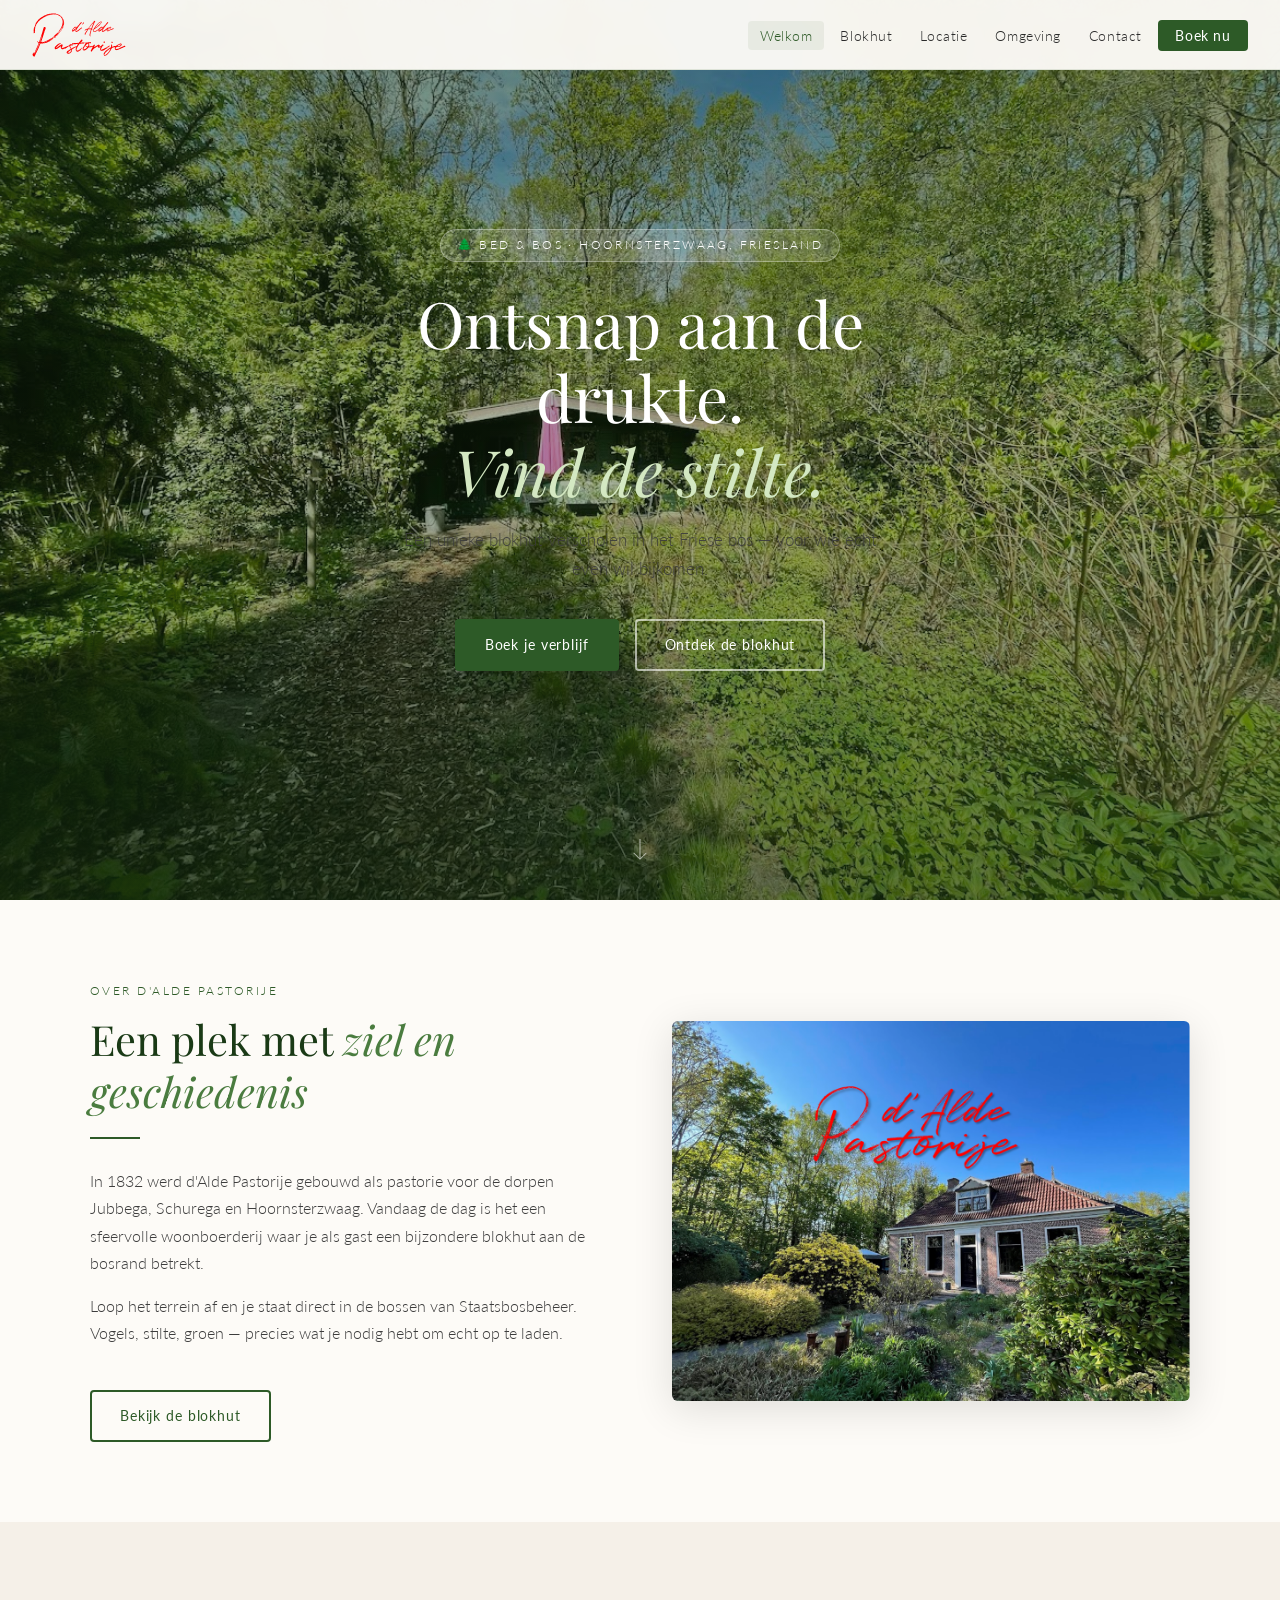
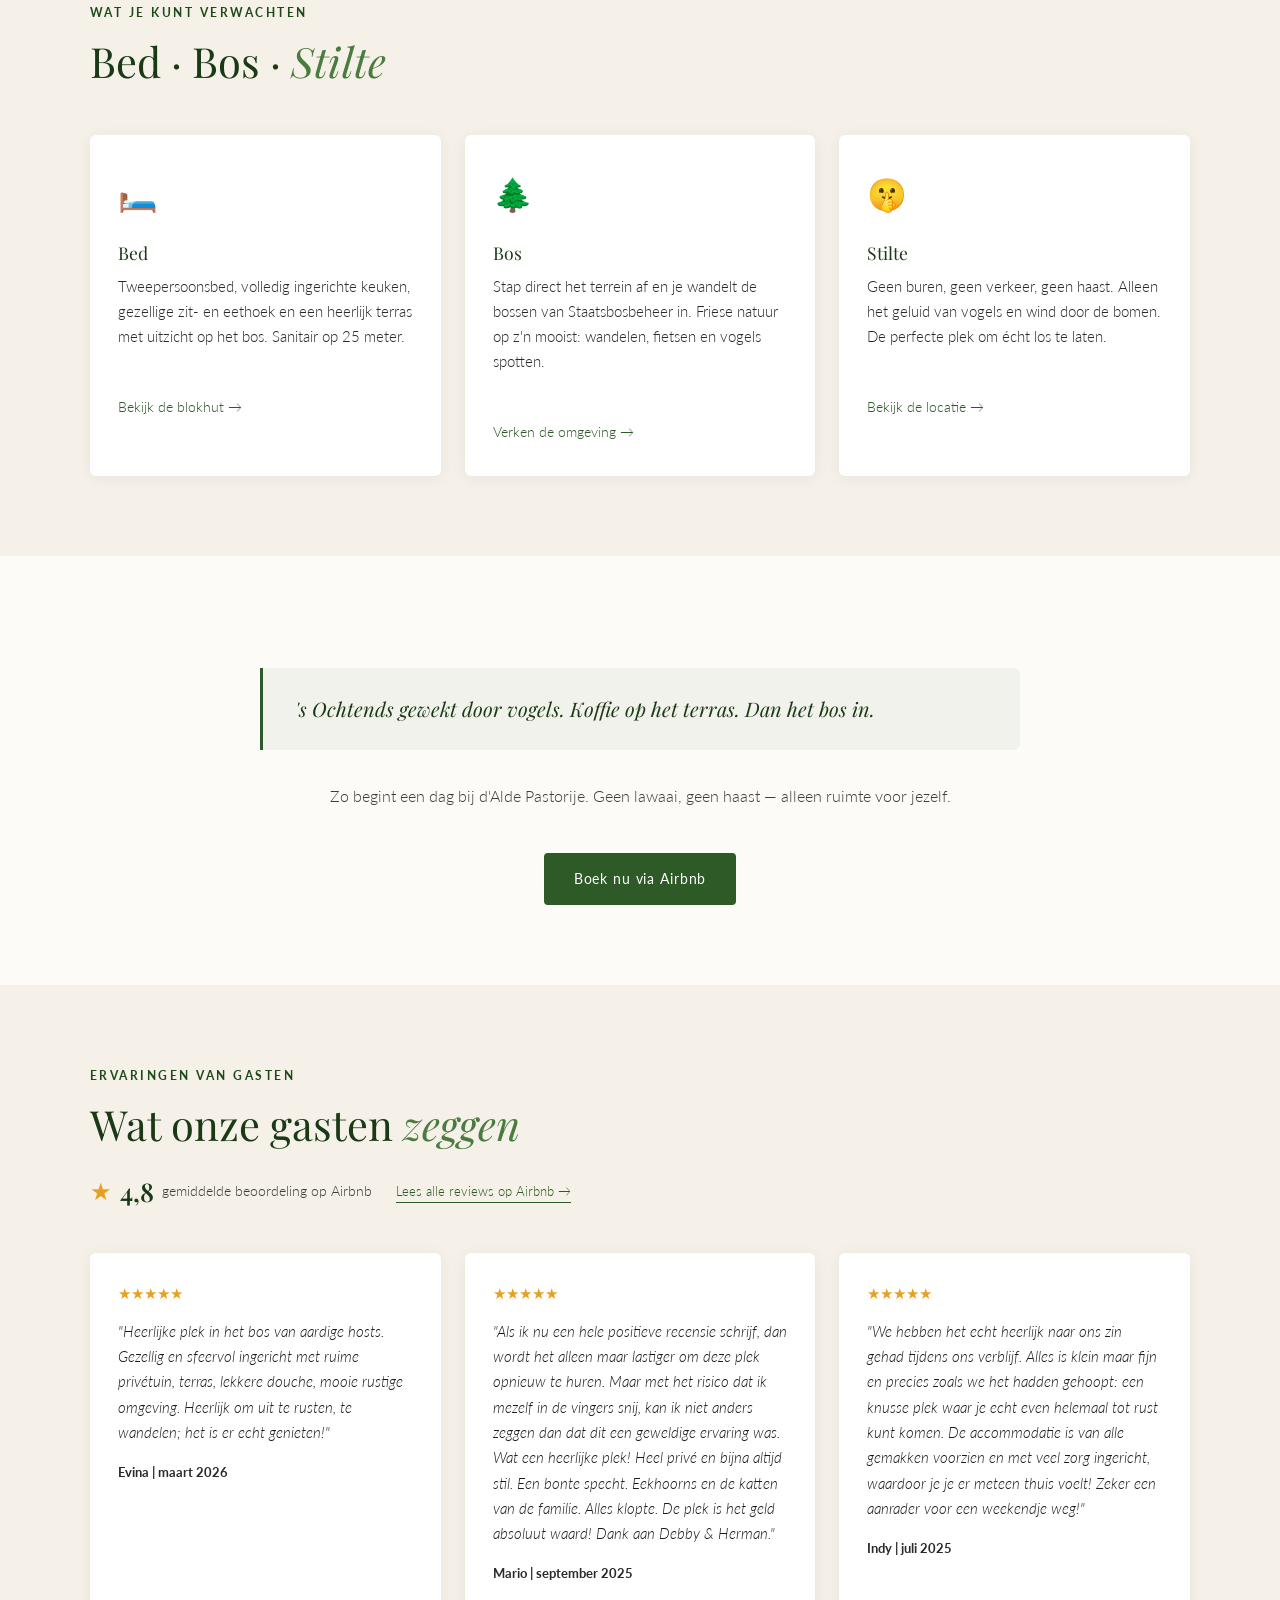
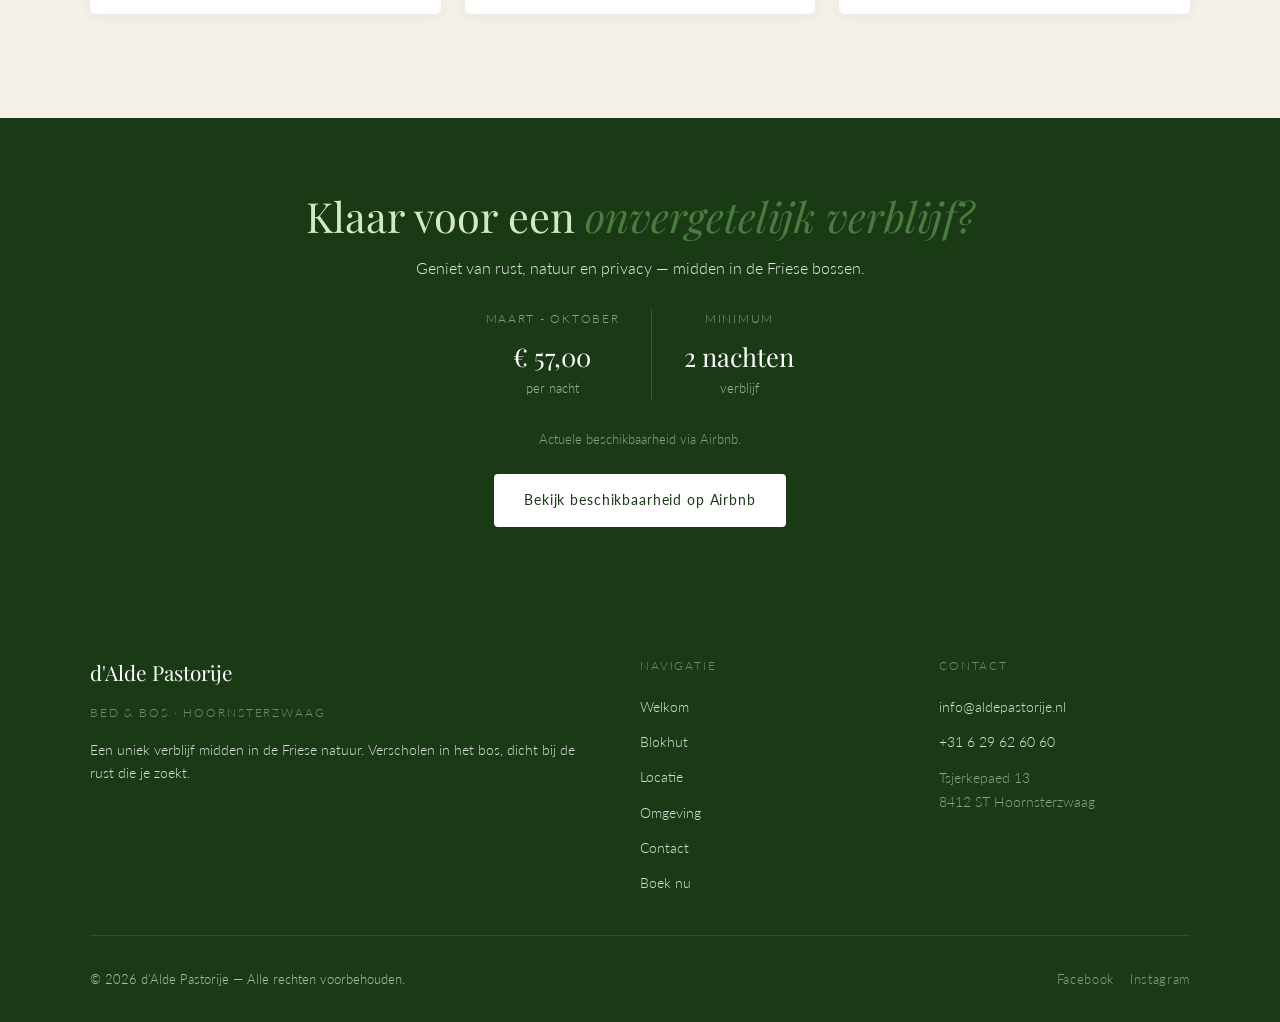
<file: index.html>
<!DOCTYPE html>
<html lang="nl">
<head>
  <meta charset="UTF-8">
  <meta name="viewport" content="width=device-width, initial-scale=1.0">
  <title>d'Alde Pastorije – Bed & Bos · Hoornsterzwaag, Friesland</title>
  <meta name="description" content="Een unieke blokhut verscholen in het Friese bos. Rust, natuur en privacy midden in Friesland. Boek via Airbnb.">
  <link rel="icon" href="favicon.png" type="image/png">
  <link rel="stylesheet" href="style.css">
</head>
<body>

<!-- NAVIGATIE -->
<nav>
  <a href="index.html" class="nav-logo-img" aria-label="d'Alde Pastorije">
    <img src="fotos/logo.svg" alt="d'Alde Pastorije – Bed &amp; Bos" height="44">
  </a>
  <ul class="nav-links">
    <li><a href="index.html" class="actief">Welkom</a></li>
    <li><a href="blokhut.html">Blokhut</a></li>
    <li><a href="locatie.html">Locatie</a></li>
    <li><a href="omgeving.html">Omgeving</a></li>
    <li><a href="contact.html">Contact</a></li>
    <li><a href="https://www.airbnb.nl/rooms/590486765936281723?guests=1&adults=1&s=67&unique_share_id=4be885d4-4603-4502-bc7c-69f7382459e8" target="_blank" class="nav-boek">Boek nu</a></li>
  </ul>
  <button class="hamburger" aria-label="Menu">
    <span></span><span></span><span></span>
  </button>
</nav>

<!-- HERO -->
<div class="hero">
  <div class="hero-bg"></div>
  <div class="hero-inhoud">
    <span class="hero-tag">🌲 Bed &amp; Bos · Hoornsterzwaag, Friesland</span>
    <h1>Ontsnap aan de drukte.<br><em>Vind de stilte.</em></h1>
    <p>Een unieke blokhut verscholen in het Friese bos — voor wie echt even wil bijkomen.</p>
    <div class="knop-rij">
      <a href="https://www.airbnb.nl/rooms/590486765936281723?guests=1&adults=1&s=67&unique_share_id=4be885d4-4603-4502-bc7c-69f7382459e8" target="_blank" class="knop knop-primair">Boek je verblijf</a>
      <a href="blokhut.html" class="knop knop-secundair">Ontdek de blokhut</a>
    </div>
  </div>
  <a href="#over" class="scroll-pijl">↓</a>
</div>

<!-- OVER SECTIE -->
<section id="over">
  <div class="sectie-breed tweekolom">
    <div>
      <span class="sectie-label">Over d'Alde Pastorije</span>
      <h2>Een plek met <em>ziel en geschiedenis</em></h2>
      <div class="scheidingslijn"></div>
      <p>In 1832 werd d'Alde Pastorije gebouwd als pastorie voor de dorpen Jubbega, Schurega en Hoornsterzwaag. Vandaag de dag is het een sfeervolle woonboerderij waar je als gast een bijzondere blokhut aan de bosrand betrekt.</p>
      <p>Loop het terrein af en je staat direct in de bossen van Staatsbosbeheer. Vogels, stilte, groen — precies wat je nodig hebt om echt op te laden.</p>
      <br>
      <a href="blokhut.html" class="knop knop-lijn">Bekijk de blokhut</a>
    </div>
    <div class="foto-kader">
      <img src="fotos/Alde Pastorije met logo.png" alt="Pastorije met logo">
    </div>
  </div>
</section>

<!-- KENMERKEN -->
<section class="bg-beige">
  <div class="sectie-breed">
    <span class="sectie-label">Wat je kunt verwachten</span>
    <h2>Bed · Bos · <em>Stilte</em></h2>
    <div class="kaart-rij">
      <div class="kaart">
        <span class="kaart-icon">🛏️</span>
        <h3>Bed</h3>
        <p>Tweepersoonsbed, volledig ingerichte keuken, gezellige zit- en eethoek en een heerlijk terras met uitzicht op het bos. Sanitair op 25 meter.</p>
        <br>
        <a href="blokhut.html" style="color: var(--groen); text-decoration: none; font-size: 0.88rem;">Bekijk de blokhut →</a>
      </div>
      <div class="kaart">
        <span class="kaart-icon">🌲</span>
        <h3>Bos</h3>
        <p>Stap direct het terrein af en je wandelt de bossen van Staatsbosbeheer in. Friese natuur op z'n mooist: wandelen, fietsen en vogels spotten.</p>
        <br>
        <a href="omgeving.html" style="color: var(--groen); text-decoration: none; font-size: 0.88rem;">Verken de omgeving →</a>
      </div>
      <div class="kaart">
        <span class="kaart-icon">🤫</span>
        <h3>Stilte</h3>
        <p>Geen buren, geen verkeer, geen haast. Alleen het geluid van vogels en wind door de bomen. De perfecte plek om écht los te laten.</p>
        <br>
        <a href="locatie.html" style="color: var(--groen); text-decoration: none; font-size: 0.88rem;">Bekijk de locatie →</a>
      </div>
    </div>
  </div>
</section>

<!-- QUOTE SECTIE -->
<section>
  <div class="sectie-smal" style="text-align: center;">
    <div class="quote-blok" style="text-align: left;">
      <p>'s Ochtends gewekt door vogels. Koffie op het terras. Dan het bos in.</p>
    </div>
    <p>Zo begint een dag bij d'Alde Pastorije. Geen lawaai, geen haast — alleen ruimte voor jezelf.</p>
    <br>
    <a href="https://www.airbnb.nl/rooms/590486765936281723?guests=1&adults=1&s=67&unique_share_id=4be885d4-4603-4502-bc7c-69f7382459e8" target="_blank" class="knop knop-donker">Boek nu via Airbnb</a>
  </div>
</section>

<!-- BEOORDELINGEN -->
<section class="bg-beige">
  <div class="sectie-breed">
    <span class="sectie-label">Ervaringen van gasten</span>
    <h2>Wat onze gasten <em>zeggen</em></h2>
    <div style="display: flex; align-items: center; gap: 1.5rem; margin: 0.75rem 0 2rem; flex-wrap: wrap;">
      <div style="display: flex; align-items: center; gap: 0.5rem;">
        <span style="font-size: 1.5rem; color: #e8a020;">★</span>
        <span style="font-family: 'Playfair Display', serif; font-size: 1.6rem; color: var(--groen-donker); font-weight: 600;">4,8</span>
        <span style="font-size: 0.85rem; color: var(--tekst-zacht);">gemiddelde beoordeling op Airbnb</span>
      </div>
      <a href="https://www.airbnb.nl/rooms/590486765936281723?guests=1&adults=1&s=67&unique_share_id=4be885d4-4603-4502-bc7c-69f7382459e8" target="_blank" style="font-size: 0.82rem; color: var(--groen); text-decoration: none; border-bottom: 1px solid var(--groen);">Lees alle reviews op Airbnb →</a>
    </div>
    <div class="sterren-rij">
      <div class="ster-kaart">
        <div class="sterren">★★★★★</div>
        <p>"Heerlijke plek in het bos van aardige hosts. Gezellig en sfeervol ingericht met ruime privétuin, terras, lekkere douche, mooie rustige omgeving. Heerlijk om uit te rusten, te wandelen; het is er echt genieten!"</p>
        <span class="ster-naam">Evina | maart 2026</span>
      </div>
      <div class="ster-kaart">
        <div class="sterren">★★★★★</div>
        <p>"Als ik nu een hele positieve recensie schrijf, dan wordt het alleen maar lastiger om deze plek opnieuw te huren. Maar met het risico dat ik mezelf in de vingers snij, kan ik niet anders zeggen dan dat dit een geweldige ervaring was. Wat een heerlijke plek! Heel privé en bijna altijd stil. Een bonte specht. Eekhoorns en de katten van de familie. Alles klopte. De plek is het geld absoluut waard! Dank aan Debby & Herman."</p>
        <span class="ster-naam">Mario | september 2025</span>
      </div>
      <div class="ster-kaart">
        <div class="sterren">★★★★★</div>
        <p>"We hebben het echt heerlijk naar ons zin gehad tijdens ons verblijf. Alles is klein maar fijn en precies zoals we het hadden gehoopt: een knusse plek waar je echt even helemaal tot rust kunt komen. De accommodatie is van alle gemakken voorzien en met veel zorg ingericht, waardoor je je er meteen thuis voelt! Zeker een aanrader voor een weekendje weg!"</p>
        <span class="ster-naam">Indy | juli 2025</span>
      </div>
    </div>
    <p style="margin-top: 1.5rem; font-size: 0.82rem; color: var(--tekst-zacht);"></p>
  </div>
</section>

<!-- PRIJS BANNER -->
<div class="prijs-banner">
  <h2>Klaar voor een <em>onvergetelijk verblijf?</em></h2>
  <p>Geniet van rust, natuur en privacy — midden in de Friese bossen.</p>
  <div style="display: flex; justify-content: center; gap: 2rem; flex-wrap: wrap; margin: 1.75rem 0;">
    <div style="text-align: center;">
      <div style="font-size: 0.72rem; letter-spacing: 0.15em; text-transform: uppercase; color: rgba(255,255,255,0.5); margin-bottom: 0.4rem;">maart - oktober</div>
      <div style="font-family: 'Playfair Display', serif; font-size: 1.6rem; color: white;">€ 57,00</div>
      <div style="font-size: 0.8rem; color: rgba(255,255,255,0.6);">per nacht</div>
    </div>
    <div style="width: 1px; background: rgba(255,255,255,0.15);"></div>
    <div style="text-align: center;">
      <div style="font-size: 0.72rem; letter-spacing: 0.15em; text-transform: uppercase; color: rgba(255,255,255,0.5); margin-bottom: 0.4rem;">Minimum</div>
      <div style="font-family: 'Playfair Display', serif; font-size: 1.6rem; color: white;">2 nachten</div>
      <div style="font-size: 0.8rem; color: rgba(255,255,255,0.6);">verblijf</div>
    </div>
  </div>
  <p style="font-size: 0.82rem; color: rgba(255,255,255,0.5); margin-bottom: 1.5rem;">Actuele beschikbaarheid via Airbnb.</p>
  <a href="https://www.airbnb.nl/rooms/590486765936281723?guests=1&adults=1&s=67&unique_share_id=4be885d4-4603-4502-bc7c-69f7382459e8" target="_blank" class="knop" style="background: white; color: var(--groen-donker); border: 2px solid white;">Bekijk beschikbaarheid op Airbnb</a>
</div>

<!-- FOOTER -->
<footer>
  <div class="footer-inner">
    <div>
      <div class="footer-merk">d'Alde Pastorije</div>
      <div class="footer-sub">Bed &amp; Bos · Hoornsterzwaag</div>
      <p class="footer-tekst">Een uniek verblijf midden in de Friese natuur. Verscholen in het bos, dicht bij de rust die je zoekt.</p>
    </div>
    <div>
      <div class="footer-kop">Navigatie</div>
      <ul class="footer-links">
        <li><a href="index.html">Welkom</a></li>
        <li><a href="blokhut.html">Blokhut</a></li>
        <li><a href="locatie.html">Locatie</a></li>
        <li><a href="omgeving.html">Omgeving</a></li>
        <li><a href="contact.html">Contact</a></li>
        <li><a href="https://www.airbnb.nl/rooms/590486765936281723?guests=1&adults=1&s=67&unique_share_id=4be885d4-4603-4502-bc7c-69f7382459e8" target="_blank">Boek nu</a></li>
      </ul>
    </div>
    <div>
      <div class="footer-kop">Contact</div>
      <ul class="footer-links">
        <li><a href="mailto:info@aldepastorije.nl">info@aldepastorije.nl</a></li>
        <li><a href="tel:+31629626060">+31 6 29 62 60 60</a></li>
        <li style="color: rgba(255,255,255,0.5); font-size: 0.88rem; padding: 0.25rem 0;">Tsjerkepaed 13<br>8412 ST Hoornsterzwaag</li>
      </ul>
    </div>
  </div>
  <div class="footer-bodem">
    <span>© 2026 d'Alde Pastorije — Alle rechten voorbehouden.</span>
    <div class="social-links">
      <a href="http://www.facebook.com/aldepastorije" target="_blank">Facebook</a>
      <a href="http://www.instagram.com/aldepastorije" target="_blank">Instagram</a>
    </div>
  </div>
</footer>

<script src="script.js"></script>
</body>
</html>
</file>
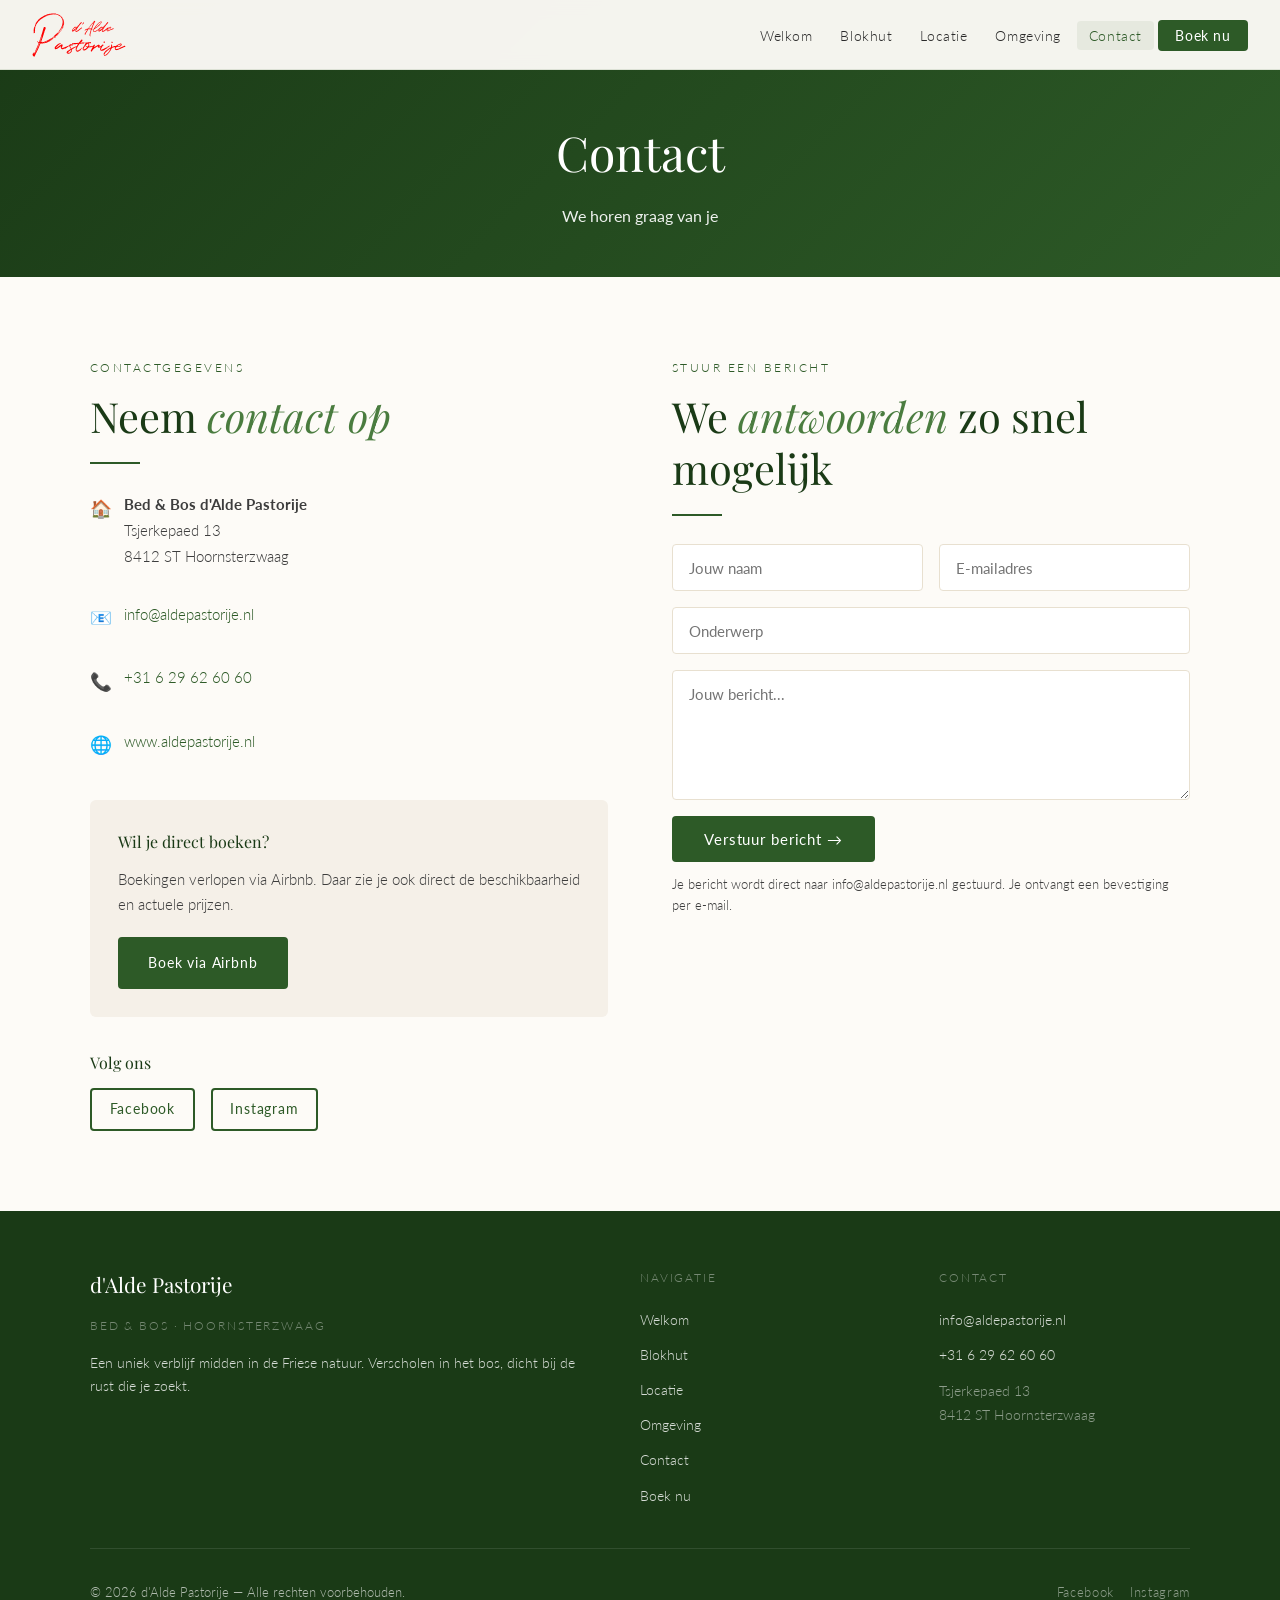
<file: contact.html>
<!DOCTYPE html>
<html lang="nl">
<head>
  <meta charset="UTF-8">
  <meta name="viewport" content="width=device-width, initial-scale=1.0">
  <title>Contact – d'Alde Pastorije</title>
  <meta name="description" content="Neem contact op met d'Alde Pastorije. Bel, mail of stuur een bericht via het contactformulier.">
  <link rel="icon" href="favicon.png" type="image/png">
  <link rel="stylesheet" href="style.css">
</head>
<body>

<nav>
  <a href="index.html" class="nav-logo-img" aria-label="d'Alde Pastorije">
    <img src="fotos/logo.svg" alt="d'Alde Pastorije – Bed &amp; Bos" height="44">
  </a>
  <ul class="nav-links">
    <li><a href="index.html">Welkom</a></li>
    <li><a href="blokhut.html">Blokhut</a></li>
    <li><a href="locatie.html">Locatie</a></li>
    <li><a href="omgeving.html">Omgeving</a></li>
    <li><a href="contact.html" class="actief">Contact</a></li>
    <li><a href="https://www.airbnb.nl/rooms/590486765936281723?guests=1&adults=1&s=67&unique_share_id=4be885d4-4603-4502-bc7c-69f7382459e8" target="_blank" class="nav-boek">Boek nu</a></li>
  </ul>
  <button class="hamburger" aria-label="Menu">
    <span></span><span></span><span></span>
  </button>
</nav>

<div class="paginatitel">
  <h1>Contact</h1>
  <p>We horen graag van je</p>
</div>

<section>
  <div class="sectie-breed contact-grid">

    <!-- CONTACTGEGEVENS -->
    <div>
      <span class="sectie-label">Contactgegevens</span>
      <h2>Neem <em>contact op</em></h2>
      <div class="scheidingslijn"></div>

      <div class="contact-info" style="display: flex; flex-direction: column; gap: 1rem; margin-bottom: 2.5rem;">
        <p><span>🏠</span><span><strong>Bed &amp; Bos d'Alde Pastorije</strong><br>Tsjerkepaed 13<br>8412 ST Hoornsterzwaag</span></p>
        <p><span>📧</span><span><a href="mailto:info@aldepastorije.nl">info@aldepastorije.nl</a></span></p>
        <p><span>📞</span><span><a href="tel:+31629626060">+31 6 29 62 60 60</a></span></p>
        <p><span>🌐</span><span><a href="https://www.aldepastorije.nl">www.aldepastorije.nl</a></span></p>
      </div>

      <div style="background: var(--beige); border-radius: 6px; padding: 1.75rem;">
        <h3 style="margin-bottom: 0.75rem; font-size: 1rem;">Wil je direct boeken?</h3>
        <p style="font-size: 0.92rem; margin-bottom: 1.25rem;">Boekingen verlopen via Airbnb. Daar zie je ook direct de beschikbaarheid en actuele prijzen.</p>
        <a href="https://www.airbnb.nl/rooms/590486765936281723?guests=1&adults=1&s=67&unique_share_id=4be885d4-4603-4502-bc7c-69f7382459e8" target="_blank" class="knop knop-donker" style="font-size: 0.88rem;">Boek via Airbnb</a>
      </div>

      <div style="margin-top: 2rem;">
        <h3 style="margin-bottom: 0.75rem; font-size: 1rem;">Volg ons</h3>
        <div style="display: flex; gap: 1rem;">
          <a href="http://www.facebook.com/aldepastorije" target="_blank" class="knop knop-lijn" style="font-size: 0.85rem; padding: 0.5rem 1.1rem;">Facebook</a>
          <a href="http://www.instagram.com/aldepastorije" target="_blank" class="knop knop-lijn" style="font-size: 0.85rem; padding: 0.5rem 1.1rem;">Instagram</a>
        </div>
      </div>
    </div>

    <!-- CONTACTFORMULIER -->
    <div>
      <span class="sectie-label">Stuur een bericht</span>
      <h2>We <em>antwoorden</em> zo snel mogelijk</h2>
      <div class="scheidingslijn"></div>

      <form
        class="formulier"
        action="https://formspree.io/f/mnjoobnk"
        method="POST">

        <div style="display: grid; grid-template-columns: 1fr 1fr; gap: 1rem;">
          <input type="text" name="naam" placeholder="Jouw naam" required>
          <input type="email" name="email" placeholder="E-mailadres" required>
        </div>

        <input type="text" name="onderwerp" placeholder="Onderwerp">

        <textarea name="bericht" placeholder="Jouw bericht..." required></textarea>

        <button type="submit">Verstuur bericht →</button>

        <p style="font-size: 0.8rem; color: var(--tekst-zacht); margin-top: -0.25rem;">
          Je bericht wordt direct naar info@aldepastorije.nl gestuurd. Je ontvangt een bevestiging per e-mail.
        </p>
      </form>
    </div>

  </div>
</section>

<footer>
  <div class="footer-inner">
    <div>
      <div class="footer-merk">d'Alde Pastorije</div>
      <div class="footer-sub">Bed &amp; Bos · Hoornsterzwaag</div>
      <p class="footer-tekst">Een uniek verblijf midden in de Friese natuur. Verscholen in het bos, dicht bij de rust die je zoekt.</p>
    </div>
    <div>
      <div class="footer-kop">Navigatie</div>
      <ul class="footer-links">
        <li><a href="index.html">Welkom</a></li>
        <li><a href="blokhut.html">Blokhut</a></li>
        <li><a href="locatie.html">Locatie</a></li>
        <li><a href="omgeving.html">Omgeving</a></li>
        <li><a href="contact.html">Contact</a></li>
        <li><a href="https://www.airbnb.nl/rooms/590486765936281723?guests=1&adults=1&s=67&unique_share_id=4be885d4-4603-4502-bc7c-69f7382459e8" target="_blank">Boek nu</a></li>
      </ul>
    </div>
    <div>
      <div class="footer-kop">Contact</div>
      <ul class="footer-links">
        <li><a href="mailto:info@aldepastorije.nl">info@aldepastorije.nl</a></li>
        <li><a href="tel:+31629626060">+31 6 29 62 60 60</a></li>
        <li style="color: rgba(255,255,255,0.5); font-size: 0.88rem; padding: 0.25rem 0;">Tsjerkepaed 13<br>8412 ST Hoornsterzwaag</li>
      </ul>
    </div>
  </div>
  <div class="footer-bodem">
    <span>© 2026 d'Alde Pastorije — Alle rechten voorbehouden.</span>
    <div class="social-links">
      <a href="http://www.facebook.com/aldepastorije" target="_blank">Facebook</a>
      <a href="http://www.instagram.com/aldepastorije" target="_blank">Instagram</a>
    </div>
  </div>
</footer>

<script src="script.js"></script>
</body>
</html>
</file>
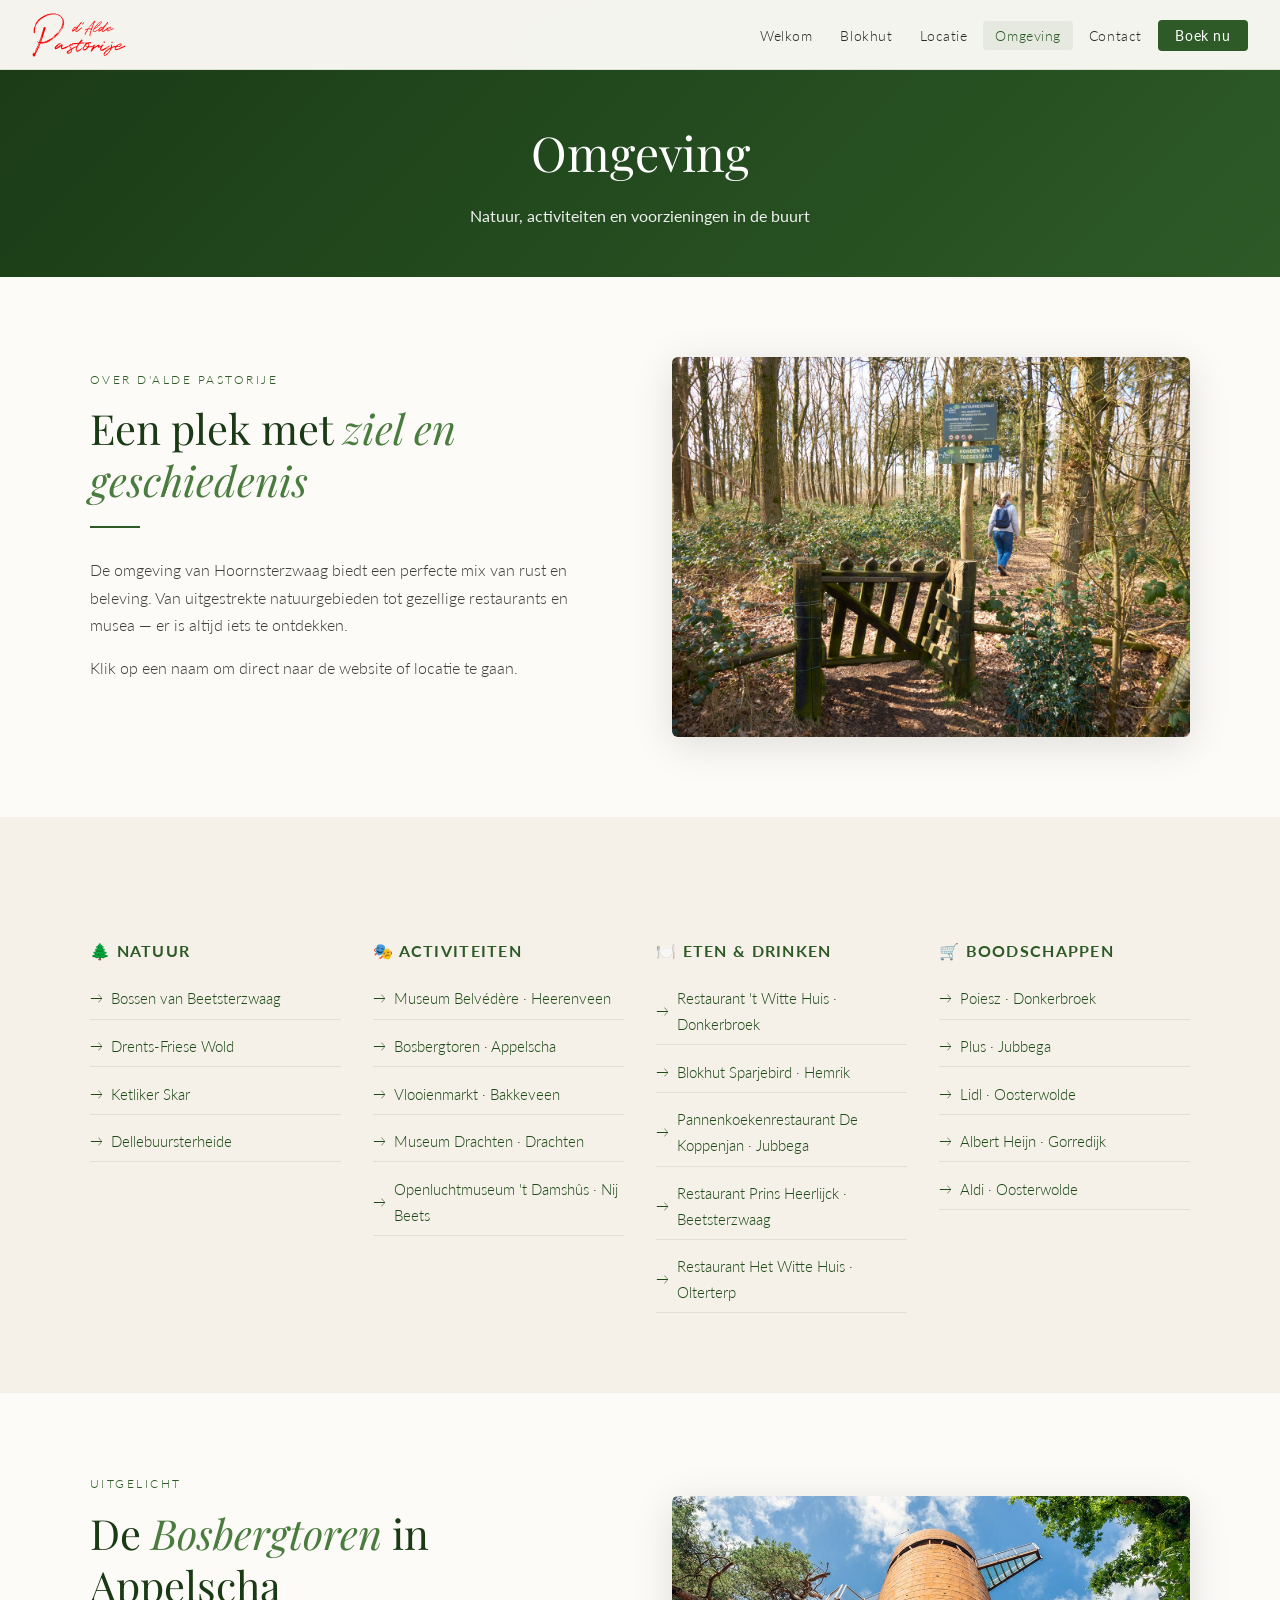
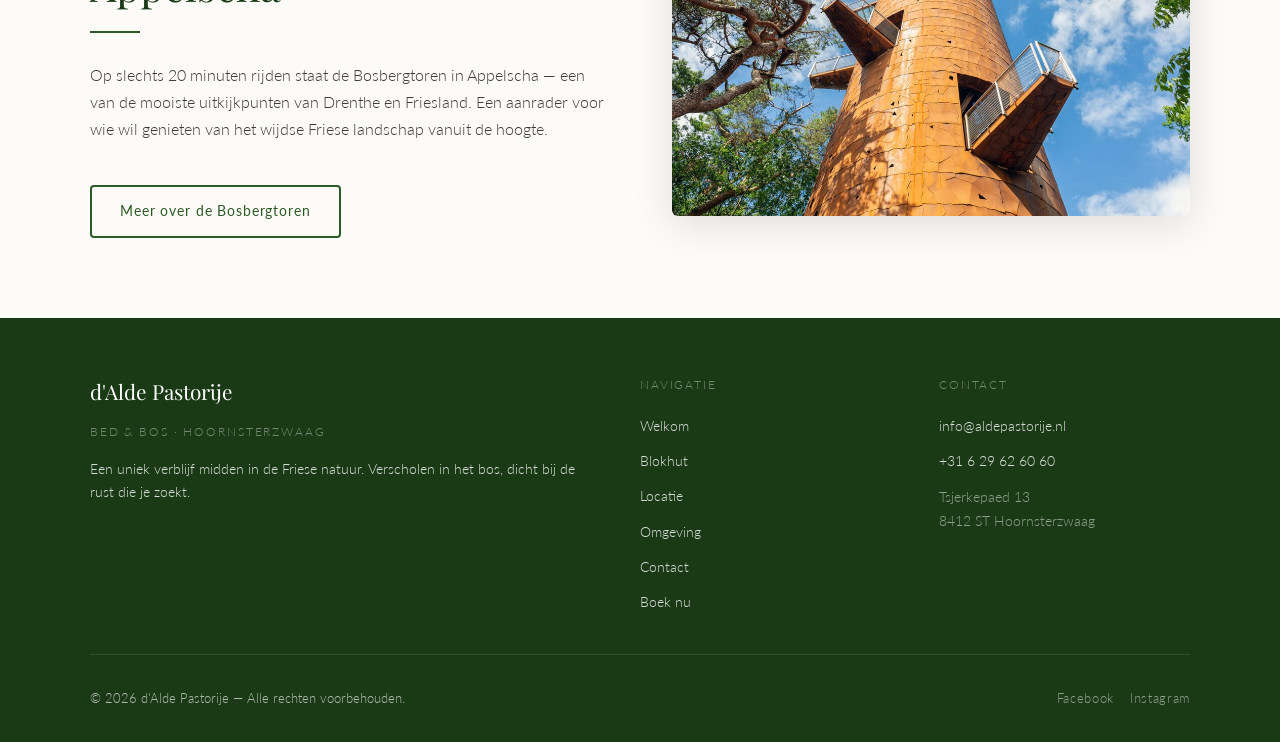
<file: omgeving.html>
<!DOCTYPE html>
<html lang="nl">
<head>
  <meta charset="UTF-8">
  <meta name="viewport" content="width=device-width, initial-scale=1.0">
  <title>Omgeving – d'Alde Pastorije</title>
  <meta name="description" content="Ontdek de omgeving van d'Alde Pastorije. Natuur, activiteiten, restaurants en supermarkten in de buurt.">
  <link rel="icon" href="favicon.png" type="image/png">
  <link rel="stylesheet" href="style.css">
</head>
<body>

<nav>
  <a href="index.html" class="nav-logo-img" aria-label="d'Alde Pastorije">
    <img src="fotos/logo.svg" alt="d'Alde Pastorije – Bed &amp; Bos" height="44">
  </a>
  <ul class="nav-links">
    <li><a href="index.html">Welkom</a></li>
    <li><a href="blokhut.html">Blokhut</a></li>
    <li><a href="locatie.html">Locatie</a></li>
    <li><a href="omgeving.html" class="actief">Omgeving</a></li>
    <li><a href="contact.html">Contact</a></li>
    <li><a href="https://www.airbnb.nl/rooms/590486765936281723?guests=1&adults=1&s=67&unique_share_id=4be885d4-4603-4502-bc7c-69f7382459e8" target="_blank" class="nav-boek">Boek nu</a></li>
  </ul>
  <button class="hamburger" aria-label="Menu">
    <span></span><span></span><span></span>
  </button>
</nav>

<div class="paginatitel">
  <h1>Omgeving</h1>
  <p>Natuur, activiteiten en voorzieningen in de buurt</p>
</div>

<!-- OVER SECTIE -->
<section id="over">
  <div class="sectie-breed tweekolom">
    <div>
      <span class="sectie-label">Over d'Alde Pastorije</span>
      <h2>Een plek met <em>ziel en geschiedenis</em></h2>
      <div class="scheidingslijn"></div>
      <p>De omgeving van Hoornsterzwaag biedt een perfecte mix van rust en beleving. Van uitgestrekte natuurgebieden tot gezellige restaurants en musea — er is altijd iets te ontdekken.</p>
      <p>Klik op een naam om direct naar de website of locatie te gaan.</p>
      <br>
    </div>
    <div class="foto-kader">
      <img src="fotos/Wandelroute.jpg" alt="Wandelroute">
    </div>
  </div>
</section>

<!-- OMGEVING GRID -->
<section class="bg-beige">
  <div class="sectie-breed">
    <div class="omgeving-grid">

      <!-- NATUUR -->
      <div class="omgeving-blok">
        <h3>🌲 Natuur</h3>
        <ul class="link-lijst">
          <li><a href="https://www.google.com/maps/place/Parkeerplaats+Poostweg/@53.0586536,6.0969578,17z" target="_blank">Bossen van Beetsterzwaag</a></li>
          <li><a href="https://www.nationaalpark-drents-friese-wold.nl/" target="_blank">Drents-Friese Wold</a></li>
          <li><a href="https://www.itfryskegea.nl/natuurgebied/ketliker-skar/" target="_blank">Ketliker Skar</a></li>
          <li><a href="https://www.itfryskegea.nl/natuurgebied/delleboersterheide/" target="_blank">Dellebuursterheide</a></li>
        </ul>
      </div>

      <!-- ACTIVITEITEN -->
      <div class="omgeving-blok">
        <h3>🎭 Activiteiten</h3>
        <ul class="link-lijst">
          <li><a href="https://www.museumbelvedere.nl/nl/" target="_blank">Museum Belvédère · Heerenveen</a></li>
          <li><a href="https://appelscha.nl/bosbergtoren-in-appelscha/" target="_blank">Bosbergtoren · Appelscha</a></li>
          <li><a href="https://www.bakkeveen.nl/zien-doen/vlooienmarkten/" target="_blank">Vlooienmarkt · Bakkeveen</a></li>
          <li><a href="https://museumdrachten.nl/" target="_blank">Museum Drachten · Drachten</a></li>
          <li><a href="https://www.damshus.nl/" target="_blank">Openluchtmuseum 't Damshûs · Nij Beets</a></li>
        </ul>
      </div>

      <!-- ETEN & DRINKEN -->
      <div class="omgeving-blok">
        <h3>🍽️ Eten &amp; Drinken</h3>
        <ul class="link-lijst">
          <li><a href="https://www.restauranthetwittehuis.nl/" target="_blank">Restaurant 't Witte Huis · Donkerbroek</a></li>
          <li><a href="https://sparjebird.nl/" target="_blank">Blokhut Sparjebird · Hemrik</a></li>
          <li><a href="https://www.dekoppenjan.nl/" target="_blank">Pannenkoekenrestaurant De Koppenjan · Jubbega</a></li>
          <li><a href="https://www.prinsheerlijck.nl/" target="_blank">Restaurant Prins Heerlijck · Beetsterzwaag</a></li>
          <li><a href="https://wittehuisolterterp.nl/" target="_blank">Restaurant Het Witte Huis · Olterterp</a></li>
        </ul>
      </div>

      <!-- BOODSCHAPPEN -->
      <div class="omgeving-blok">
        <h3>🛒 Boodschappen</h3>
        <ul class="link-lijst">
          <li><a href="https://www.poiesz-supermarkten.nl/onze-winkels/supermarkt-donkerbroek" target="_blank">Poiesz · Donkerbroek</a></li>
          <li><a href="https://www.plus.nl/supermarkten/jubbega_plus-jubbega_989" target="_blank">Plus · Jubbega</a></li>
          <li><a href="https://www.lidl.nl/s/nl-NL/winkel/oosterwolde/trambaan-9/" target="_blank">Lidl · Oosterwolde</a></li>
          <li><a href="https://ahgorredijk.nl/" target="_blank">Albert Heijn · Gorredijk</a></li>
          <li><a href="https://www.aldi.nl/supermarkt/oosterwolde/bareldsburglaan-1/3187407.html" target="_blank">Aldi · Oosterwolde</a></li>
        </ul>
      </div>

    </div>
  </div>
</section>

<!-- FOTO -->
<section>
  <div class="sectie-breed tweekolom omgekeerd">
    <div class="foto-kader">
      <img src="fotos/Bosbergtoren-1024x683.jpg" alt="Bosbergtoren Appelscha" style="height: 320px;">
    </div>
    <div>
      <span class="sectie-label">Uitgelicht</span>
      <h2>De <em>Bosbergtoren</em> in Appelscha</h2>
      <div class="scheidingslijn"></div>
      <p>Op slechts 20 minuten rijden staat de Bosbergtoren in Appelscha — een van de mooiste uitkijkpunten van Drenthe en Friesland. Een aanrader voor wie wil genieten van het wijdse Friese landschap vanuit de hoogte.</p>
      <br>
      <a href="https://appelscha.nl/bosbergtoren-in-appelscha/" target="_blank" class="knop knop-lijn">Meer over de Bosbergtoren</a>
    </div>
  </div>
</section>

<footer>
  <div class="footer-inner">
    <div>
      <div class="footer-merk">d'Alde Pastorije</div>
      <div class="footer-sub">Bed &amp; Bos · Hoornsterzwaag</div>
      <p class="footer-tekst">Een uniek verblijf midden in de Friese natuur. Verscholen in het bos, dicht bij de rust die je zoekt.</p>
    </div>
    <div>
      <div class="footer-kop">Navigatie</div>
      <ul class="footer-links">
        <li><a href="index.html">Welkom</a></li>
        <li><a href="blokhut.html">Blokhut</a></li>
        <li><a href="locatie.html">Locatie</a></li>
        <li><a href="omgeving.html">Omgeving</a></li>
        <li><a href="contact.html">Contact</a></li>
        <li><a href="https://www.airbnb.nl/rooms/590486765936281723?guests=1&adults=1&s=67&unique_share_id=4be885d4-4603-4502-bc7c-69f7382459e8" target="_blank">Boek nu</a></li>
      </ul>
    </div>
    <div>
      <div class="footer-kop">Contact</div>
      <ul class="footer-links">
        <li><a href="mailto:info@aldepastorije.nl">info@aldepastorije.nl</a></li>
        <li><a href="tel:+31629626060">+31 6 29 62 60 60</a></li>
        <li style="color: rgba(255,255,255,0.5); font-size: 0.88rem; padding: 0.25rem 0;">Tsjerkepaed 13<br>8412 ST Hoornsterzwaag</li>
      </ul>
    </div>
  </div>
  <div class="footer-bodem">
    <span>© 2026 d'Alde Pastorije — Alle rechten voorbehouden.</span>
    <div class="social-links">
      <a href="http://www.facebook.com/aldepastorije" target="_blank">Facebook</a>
      <a href="http://www.instagram.com/aldepastorije" target="_blank">Instagram</a>
    </div>
  </div>
</footer>

<script src="script.js"></script>
</body>
</html>
</file>
<file: style.css>
@import url('https://fonts.googleapis.com/css2?family=Playfair+Display:ital,wght@0,400;0,600;1,400&family=Lato:wght@300;400;700&display=swap');

:root {
  --groen: #2d5a27;
  --groen-licht: #4a7c3f;
  --groen-donker: #1a3a16;
  --beige: #f5f0e8;
  --beige-donker: #e8e0d0;
  --bruin: #8b6914;
  --wit: #fdfbf7;
  --tekst: #1a1a1a;
  --tekst-zacht: #3d3d3d;
  --accent: #c8552a;
}

* { box-sizing: border-box; margin: 0; padding: 0; }

html { scroll-behavior: smooth; }

body {
  font-family: 'Lato', sans-serif;
  font-weight: 300;
  color: var(--tekst);
  background: var(--wit);
  line-height: 1.7;
}

/* ── NAVIGATIE ── */
nav {
  position: fixed;
  top: 0; left: 0; right: 0;
  z-index: 100;
  background: rgba(253, 251, 247, 0.96);
  backdrop-filter: blur(8px);
  border-bottom: 1px solid rgba(45, 90, 39, 0.12);
  padding: 0 2rem;
  display: flex;
  align-items: center;
  justify-content: space-between;
  height: 70px;
  transition: box-shadow 0.3s;
}

nav.scrolled { box-shadow: 0 2px 20px rgba(0,0,0,0.08); }

.nav-logo {
  display: flex;
  flex-direction: column;
  text-decoration: none;
  line-height: 1.2;
}

.nav-logo span:first-child {
  font-family: 'Playfair Display', serif;
  font-size: 1.15rem;
  color: var(--groen-donker);
  font-weight: 600;
}

.nav-logo span:last-child {
  font-size: 0.7rem;
  color: #2a2a2a;
  letter-spacing: 0.12em;
  text-transform: uppercase;
}

.nav-links {
  display: flex;
  list-style: none;
  gap: 0.25rem;
  align-items: center;
}

.nav-links a {
  text-decoration: none;
  color: #2a2a2a;
  font-size: 0.88rem;
  letter-spacing: 0.04em;
  padding: 0.4rem 0.75rem;
  border-radius: 4px;
  transition: color 0.2s, background 0.2s;
}

.nav-links a:hover, .nav-links a.actief {
  color: var(--groen);
  background: rgba(45, 90, 39, 0.07);
}

.nav-boek {
  background: var(--groen) !important;
  color: white !important;
  padding: 0.45rem 1.1rem !important;
  border-radius: 4px !important;
  font-weight: 400 !important;
  letter-spacing: 0.06em;
  transition: background 0.2s !important;
}

.nav-boek:hover { background: var(--groen-licht) !important; }

.hamburger {
  display: none;
  flex-direction: column;
  gap: 5px;
  cursor: pointer;
  background: none;
  border: none;
  padding: 4px;
}

.hamburger span {
  display: block;
  width: 24px;
  height: 2px;
  background: var(--groen-donker);
  border-radius: 2px;
  transition: all 0.3s;
}

/* ── PAGINAKOP ── */
.page-top { padding-top: 70px; }

/* ── HERO ── */
.hero {
  position: relative;
  height: 100vh;
  min-height: 600px;
  overflow: hidden;
  display: flex;
  align-items: center;
  justify-content: center;
}

.hero-bg {
  position: absolute;
  inset: 0;
  background:
    linear-gradient(to bottom, rgba(20, 45, 15, 0.55) 0%, rgba(20, 45, 15, 0.35) 50%, rgba(20, 45, 15, 0.65) 100%),
    url('fotos/IMG_7157.jpg') center/cover no-repeat;
}

.hero-inhoud {
  position: relative;
  text-align: center;
  color: white;
  padding: 2rem;
  max-width: 680px;
  animation: opkomen 1s ease-out;
}

@keyframes opkomen {
  from { opacity: 0; transform: translateY(24px); }
  to   { opacity: 1; transform: translateY(0); }
}

.hero-tag {
  display: inline-block;
  font-size: 0.75rem;
  letter-spacing: 0.2em;
  text-transform: uppercase;
  background: rgba(255,255,255,0.15);
  border: 1px solid rgba(255,255,255,0.3);
  padding: 0.35rem 1rem;
  border-radius: 20px;
  margin-bottom: 1.5rem;
}

.hero h1 {
  font-family: 'Playfair Display', serif;
  font-size: clamp(2.4rem, 6vw, 4rem);
  line-height: 1.15;
  margin-bottom: 1.2rem;
  font-weight: 400;
}

.hero h1 em {
  font-style: italic;
  color: #d4e8c2;
}

.hero p {
  font-size: 1.05rem;
  font-weight: 300;
  opacity: 0.9;
  margin-bottom: 2.2rem;
  max-width: 480px;
  margin-left: auto;
  margin-right: auto;
}

.knop-rij {
  display: flex;
  gap: 1rem;
  justify-content: center;
  flex-wrap: wrap;
}

.knop {
  display: inline-block;
  text-decoration: none;
  padding: 0.75rem 1.75rem;
  border-radius: 4px;
  font-size: 0.9rem;
  letter-spacing: 0.06em;
  transition: all 0.2s;
  font-weight: 400;
}

.knop-primair {
  background: var(--groen);
  color: white;
  border: 2px solid var(--groen);
}

.knop-primair:hover { background: var(--groen-licht); border-color: var(--groen-licht); }

.knop-secundair {
  background: transparent;
  color: white;
  border: 2px solid rgba(255,255,255,0.6);
}

.knop-secundair:hover { background: rgba(255,255,255,0.15); border-color: white; }

.knop-donker {
  background: var(--groen);
  color: white;
  border: 2px solid var(--groen);
}

.knop-donker:hover { background: var(--groen-licht); }

.knop-lijn {
  background: transparent;
  color: var(--groen);
  border: 2px solid var(--groen);
}

.knop-lijn:hover { background: var(--groen); color: white; }

.scroll-pijl {
  position: absolute;
  bottom: 2rem;
  left: 50%;
  transform: translateX(-50%);
  color: rgba(255,255,255,0.6);
  font-size: 1.5rem;
  animation: bounce 2s infinite;
  text-decoration: none;
}

@keyframes bounce {
  0%, 100% { transform: translateX(-50%) translateY(0); }
  50% { transform: translateX(-50%) translateY(6px); }
}

/* ── SECTIES ── */
section { padding: 5rem 2rem; }

.sectie-smal { max-width: 760px; margin: 0 auto; }
.sectie-breed { max-width: 1100px; margin: 0 auto; }

.sectie-label {
  font-size: 0.78rem;
  letter-spacing: 0.2em;
  text-transform: uppercase;
  color: var(--groen);
  margin-bottom: 0.75rem;
  display: block;
}

h2 {
  font-family: 'Playfair Display', serif;
  font-size: clamp(1.8rem, 3.5vw, 2.6rem);
  font-weight: 400;
  line-height: 1.25;
  color: var(--groen-donker);
  margin-bottom: 1.2rem;
}

h2 em { font-style: italic; color: var(--groen-licht); }

h3 {
  font-family: 'Playfair Display', serif;
  font-size: 1.25rem;
  font-weight: 400;
  color: var(--groen-donker);
  margin-bottom: 0.6rem;
}

p { margin-bottom: 1rem; color: var(--tekst-zacht); }
p:last-child { margin-bottom: 0; }

/* ── BEIGE SECTIE ── */
.bg-beige { background: var(--beige); }
.bg-groen { background: var(--groen-donker); color: white; }
.bg-groen h2 { color: #d4e8c2; }
.bg-groen p { color: rgba(255,255,255,0.75); }

/* ── TWEEKOLOM ── */
.tweekolom {
  display: grid;
  grid-template-columns: 1fr 1fr;
  gap: 4rem;
  align-items: center;
}

.tweekolom.omgekeerd > *:first-child { order: 2; }
.tweekolom.omgekeerd > *:last-child { order: 1; }

/* ── FOTO ── */
.foto-kader {
  border-radius: 6px;
  overflow: hidden;
  box-shadow: 0 8px 40px rgba(0,0,0,0.12);
}

.foto-kader img {
  width: 100%;
  height: 380px;
  object-fit: cover;
  display: block;
  transition: transform 0.5s;
}

.foto-kader:hover img { transform: scale(1.03); }

/* ── ICON KAARTEN ── */
.kaart-rij {
  display: grid;
  grid-template-columns: repeat(auto-fit, minmax(220px, 1fr));
  gap: 1.5rem;
  margin-top: 3rem;
}

.kaart {
  background: white;
  border-radius: 6px;
  padding: 2rem 1.75rem;
  box-shadow: 0 2px 16px rgba(0,0,0,0.06);
  transition: transform 0.2s, box-shadow 0.2s;
}

.kaart:hover { transform: translateY(-3px); box-shadow: 0 6px 24px rgba(0,0,0,0.1); }

.kaart-icon { font-size: 2rem; margin-bottom: 1rem; display: block; }
.kaart h3 { font-size: 1.1rem; margin-bottom: 0.4rem; }
.kaart p { font-size: 0.92rem; }

/* ── GALERIJ ── */
.galerij {
  display: grid;
  grid-template-columns: repeat(auto-fit, minmax(260px, 1fr));
  gap: 0.75rem;
  margin-top: 2rem;
}

.galerij img {
  width: 100%;
  height: 220px;
  object-fit: cover;
  border-radius: 4px;
  display: block;
  cursor: pointer;
  transition: opacity 0.2s, transform 0.3s;
}

.galerij img:hover { opacity: 0.9; transform: scale(1.01); }

/* ── LIGHTBOX ── */
.lightbox {
  display: none;
  position: fixed;
  inset: 0;
  background: rgba(0,0,0,0.92);
  z-index: 1000;
  align-items: center;
  justify-content: center;
}

.lightbox.open { display: flex; }

.lightbox img {
  max-width: 90vw;
  max-height: 88vh;
  object-fit: contain;
  border-radius: 4px;
}

.lightbox-sluit {
  position: absolute;
  top: 1.5rem; right: 1.5rem;
  color: white;
  font-size: 2rem;
  cursor: pointer;
  background: none;
  border: none;
  line-height: 1;
  opacity: 0.7;
  transition: opacity 0.2s;
}

.lightbox-sluit:hover { opacity: 1; }

/* ── QUOTE SECTIE ── */
.quote-blok {
  border-left: 3px solid var(--groen);
  padding: 1.5rem 2rem;
  background: rgba(45, 90, 39, 0.05);
  border-radius: 0 6px 6px 0;
  margin: 2rem 0;
}

.quote-blok p {
  font-family: 'Playfair Display', serif;
  font-size: 1.25rem;
  font-style: italic;
  color: var(--groen-donker);
}

/* ── BEOORDELINGEN ── */
.sterren-rij {
  display: grid;
  grid-template-columns: repeat(auto-fit, minmax(240px, 1fr));
  gap: 1.5rem;
  margin-top: 2.5rem;
}

.ster-kaart {
  background: white;
  padding: 1.75rem;
  border-radius: 6px;
  box-shadow: 0 2px 16px rgba(0,0,0,0.06);
}

.sterren { color: #e8a020; font-size: 0.95rem; margin-bottom: 0.75rem; }
.ster-kaart p { font-size: 0.93rem; font-style: italic; color: var(--tekst); margin-bottom: 0.75rem; }
.ster-naam { font-size: 0.8rem; color: var(--tekst-zacht); font-weight: 700; font-style: normal; }

/* ── PRIJS BANNER ── */
.prijs-banner {
  text-align: center;
  padding: 4.5rem 2rem;
  background: var(--groen-donker);
  color: white;
}

.prijs-banner h2 { color: #d4e8c2; margin-bottom: 0.75rem; }
.prijs-banner p { color: rgba(255,255,255,0.75); margin-bottom: 0.5rem; }
.prijs-groot { font-size: 2rem; font-family: 'Playfair Display', serif; color: white !important; margin: 0.5rem 0 1.5rem; }

/* ── LIJSTEN ── */
.link-lijst {
  list-style: none;
  display: flex;
  flex-direction: column;
  gap: 0.5rem;
}

.link-lijst a {
  text-decoration: none;
  color: var(--groen);
  font-size: 0.95rem;
  display: flex;
  align-items: center;
  gap: 0.5rem;
  padding: 0.4rem 0;
  border-bottom: 1px solid rgba(45,90,39,0.1);
  transition: color 0.2s, padding-left 0.2s;
}

.link-lijst a::before { content: '→'; font-size: 0.8rem; }
.link-lijst a:hover { color: var(--groen-donker); padding-left: 0.3rem; }

/* ── OMGEVING SECTIES ── */
.omgeving-grid {
  display: grid;
  grid-template-columns: repeat(auto-fit, minmax(220px, 1fr));
  gap: 2rem;
  margin-top: 2.5rem;
}

.omgeving-blok h3 { margin-bottom: 1rem; font-size: 1rem; letter-spacing: 0.08em; text-transform: uppercase; font-family: 'Lato', sans-serif; font-weight: 700; color: var(--groen); }

/* ── CONTACT ── */
.contact-grid {
  display: grid;
  grid-template-columns: 1fr 1fr;
  gap: 4rem;
  align-items: start;
}

.contact-info p { display: flex; align-items: flex-start; gap: 0.75rem; font-size: 0.95rem; }
.contact-info p span:first-child { font-size: 1.1rem; margin-top: 0.1rem; }

.contact-info a {
  color: var(--groen);
  text-decoration: none;
  transition: color 0.2s;
}

.contact-info a:hover { color: var(--groen-donker); }

.formulier { display: flex; flex-direction: column; gap: 1rem; }

.formulier input,
.formulier textarea,
.formulier select {
  width: 100%;
  padding: 0.85rem 1rem;
  border: 1.5px solid var(--beige-donker);
  border-radius: 4px;
  font-family: 'Lato', sans-serif;
  font-size: 0.92rem;
  background: white;
  color: var(--tekst);
  transition: border-color 0.2s;
  outline: none;
}

.formulier input:focus,
.formulier textarea:focus {
  border-color: var(--groen);
}

.formulier textarea { resize: vertical; min-height: 130px; }

.formulier button {
  background: var(--groen);
  color: white;
  border: none;
  padding: 0.85rem 2rem;
  font-family: 'Lato', sans-serif;
  font-size: 0.92rem;
  letter-spacing: 0.06em;
  cursor: pointer;
  border-radius: 4px;
  transition: background 0.2s;
  align-self: flex-start;
}

.formulier button:hover { background: var(--groen-licht); }

/* ── KAART ── */
.kaart-embed {
  border-radius: 6px;
  overflow: hidden;
  box-shadow: 0 4px 20px rgba(0,0,0,0.1);
  margin-top: 2rem;
}

.kaart-embed iframe {
  display: block;
  width: 100%;
  height: 380px;
  border: none;
}

/* ── PAGINATITEL ── */
.paginatitel {
  padding: 7rem 2rem 3rem;
  background: linear-gradient(135deg, var(--groen-donker), var(--groen));
  color: white;
  text-align: center;
}

.paginatitel h1 {
  font-family: 'Playfair Display', serif;
  font-size: clamp(2rem, 4vw, 3rem);
  font-weight: 400;
  color: white;
}

.paginatitel p { font-weight: 400;
  color: rgba(255,255,255,0.75);
  margin-top: 0.5rem;
  font-size: 1rem;
}

/* ── FOOTER ── */
footer {
  background: var(--groen-donker);
  color: rgba(255,255,255,0.7);
  padding: 3.5rem 2rem 2rem;
}

.footer-inner {
  max-width: 1100px;
  margin: 0 auto;
  display: grid;
  grid-template-columns: 2fr 1fr 1fr;
  gap: 3rem;
  padding-bottom: 2.5rem;
  border-bottom: 1px solid rgba(255,255,255,0.1);
}

.footer-merk { font-family: 'Playfair Display', serif; font-size: 1.3rem; color: white; margin-bottom: 0.75rem; }
.footer-sub { font-size: 0.78rem; letter-spacing: 0.15em; text-transform: uppercase; color: rgba(255,255,255,0.4); }
.footer-tekst { font-size: 0.88rem; margin-top: 1rem; line-height: 1.6; }

.footer-kop { font-size: 0.78rem; letter-spacing: 0.15em; text-transform: uppercase; color: rgba(255,255,255,0.4); margin-bottom: 1rem; }

.footer-links { list-style: none; display: flex; flex-direction: column; gap: 0.5rem; }
.footer-links a { color: rgba(255,255,255,0.65); text-decoration: none; font-size: 0.88rem; transition: color 0.2s; }
.footer-links a:hover { color: white; }

.footer-bodem {
  max-width: 1100px;
  margin: 2rem auto 0;
  display: flex;
  justify-content: space-between;
  align-items: center;
  font-size: 0.82rem;
  flex-wrap: wrap;
  gap: 0.5rem;
}

.social-links { display: flex; gap: 1rem; }
.social-links a { color: rgba(255,255,255,0.5); text-decoration: none; font-size: 0.82rem; letter-spacing: 0.05em; transition: color 0.2s; }
.social-links a:hover { color: white; }

/* ── BEIGE DIVIDER ── */
.scheidingslijn {
  width: 50px;
  height: 2px;
  background: var(--groen);
  margin: 1.25rem 0 1.75rem;
}

/* ── RESPONSIEF ── */
@media (max-width: 768px) {
  .nav-links { display: none; flex-direction: column; position: absolute; top: 70px; left: 0; right: 0; background: var(--wit); padding: 1rem 2rem 1.5rem; border-bottom: 1px solid var(--beige-donker); box-shadow: 0 4px 16px rgba(0,0,0,0.06); }
  .nav-links.open { display: flex; }
  .hamburger { display: flex; }

  .tweekolom { grid-template-columns: 1fr; gap: 2rem; }
  .tweekolom.omgekeerd > * { order: unset !important; }

  .contact-grid { grid-template-columns: 1fr; gap: 2.5rem; }

  .footer-inner { grid-template-columns: 1fr; gap: 2rem; }

  section { padding: 3.5rem 1.5rem; }
}

/* ── LOGO NAVIGATIE ── */
.nav-logo-img {
  display: flex;
  align-items: center;
  text-decoration: none;
  flex-shrink: 0;
}

.nav-logo-img img {
  height: 44px;
  width: auto;
  display: block;
}

/* ── CONTRASTVERBETERINGEN ── */

/* Kaart-tekst donkerder */
.kaart p { color: #2a2a2a; }
.kaart h3 { color: #1a3a16; }

/* Sterren-kaart tekst donkerder */
.ster-kaart p { color: #1a1a1a; }
.ster-naam { color: #2a2a2a; }

/* Footer tekst beter leesbaar */
footer { color: rgba(255,255,255,0.88); }
.footer-tekst { color: rgba(255,255,255,0.82); }
.footer-links a { color: rgba(255,255,255,0.82); }
.footer-bodem { color: rgba(255,255,255,0.65); }

/* Omgeving linklijst donkerder */
.link-lijst a { color: #1e4a18; }

/* Paginatitel ondertitel */
.paginatitel p { color: rgba(255,255,255,0.92); }

/* Sectielabel op beige achtergrond beter leesbaar */
.bg-beige .sectie-label { color: #1e4a18; font-weight: 700; }

/* Quote blok tekst */
.quote-blok p { color: #1a3a16; font-weight: 400; }

/* Prijs-banner subtekst */
.prijs-banner p { color: rgba(255,255,255,0.88); }
</file>
